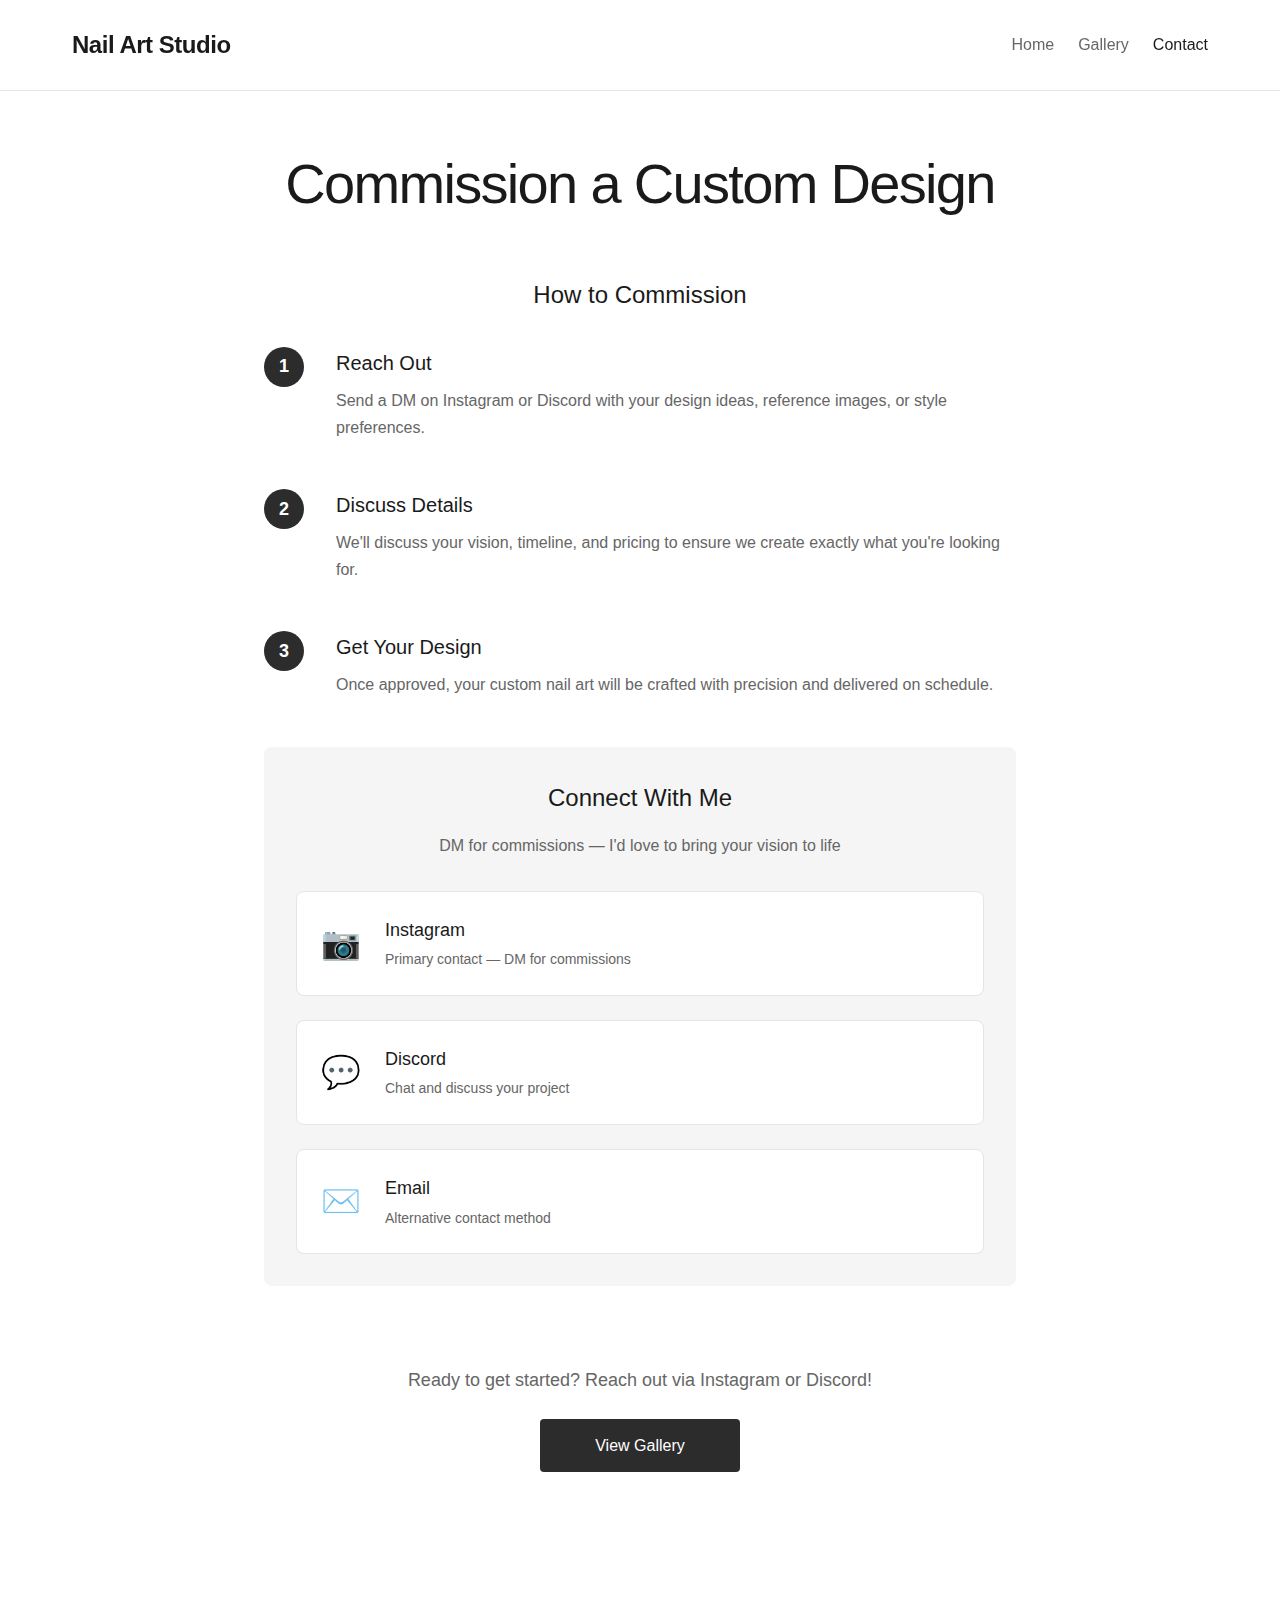
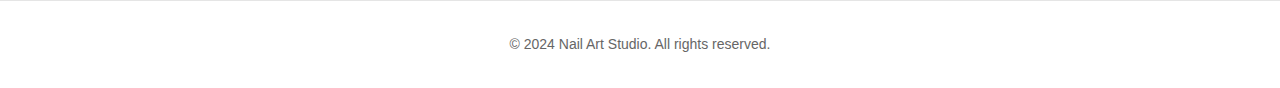
<file: contact.html>
<!DOCTYPE html>
<html lang="en">
<head>
    <meta charset="UTF-8">
    <meta name="viewport" content="width=device-width, initial-scale=1.0">
    <meta name="description" content="Get in touch for custom nail art commissions">
    <title>Contact | Nail Art Studio</title>
    <link rel="stylesheet" href="styles.css">
</head>
<body>
    <!-- Navigation -->
    <nav class="nav">
        <div class="nav-container">
            <a href="index.html" class="nav-logo">Nail Art Studio</a>
            <div class="nav-links">
                <a href="index.html" class="nav-link">Home</a>
                <a href="gallery.html" class="nav-link">Gallery</a>
                <a href="contact.html" class="nav-link active">Contact</a>
            </div>
        </div>
    </nav>

    <!-- Contact Section -->
    <main class="contact-main">
        <div class="contact-container">
            <h1 class="contact-title">Commission a Custom Design</h1>
            
            <!-- Commission Instructions -->
            <section class="commission-section">
                <h2 class="commission-title">How to Commission</h2>
                <div class="commission-steps">
                    <div class="step">
                        <div class="step-number">1</div>
                        <div class="step-content">
                            <h3>Reach Out</h3>
                            <p>Send a DM on Instagram or Discord with your design ideas, reference images, or style preferences.</p>
                        </div>
                    </div>
                    <div class="step">
                        <div class="step-number">2</div>
                        <div class="step-content">
                            <h3>Discuss Details</h3>
                            <p>We'll discuss your vision, timeline, and pricing to ensure we create exactly what you're looking for.</p>
                        </div>
                    </div>
                    <div class="step">
                        <div class="step-number">3</div>
                        <div class="step-content">
                            <h3>Get Your Design</h3>
                            <p>Once approved, your custom nail art will be crafted with precision and delivered on schedule.</p>
                        </div>
                    </div>
                </div>
            </section>

            <!-- Social Links -->
            <section class="social-section">
                <h2 class="social-title">Connect With Me</h2>
                <p class="social-subtitle">DM for commissions — I'd love to bring your vision to life</p>
                
                <div class="social-links">
                    <!-- Primary: Instagram -->
                    <a href="https://instagram.com/yourusername" target="_blank" rel="noopener noreferrer" class="social-link social-instagram">
                        <span class="social-icon">📷</span>
                        <span class="social-text">
                            <strong>Instagram</strong>
                            <small>Primary contact — DM for commissions</small>
                        </span>
                    </a>
                    
                    <!-- Secondary: Discord -->
                    <a href="https://discord.gg/yourinvite" target="_blank" rel="noopener noreferrer" class="social-link social-discord">
                        <span class="social-icon">💬</span>
                        <span class="social-text">
                            <strong>Discord</strong>
                            <small>Chat and discuss your project</small>
                        </span>
                    </a>
                    
                    <!-- Optional: Email -->
                    <a href="mailto:your.email@example.com" class="social-link social-email">
                        <span class="social-icon">✉️</span>
                        <span class="social-text">
                            <strong>Email</strong>
                            <small>Alternative contact method</small>
                        </span>
                    </a>
                </div>
            </section>

            <!-- CTA Section -->
            <section class="cta-section">
                <p class="cta-text">Ready to get started? Reach out via Instagram or Discord!</p>
                <a href="gallery.html" class="btn btn-primary">View Gallery</a>
            </section>
        </div>
    </main>

    <!-- Footer -->
    <footer class="footer">
        <p>&copy; 2024 Nail Art Studio. All rights reserved.</p>
    </footer>
</body>
</html>
</file>
<file: styles.css>
/* ============================================
   Mobile-First Minimal Nail Art Website
   ============================================ */

/* Reset & Base Styles */
* {
    margin: 0;
    padding: 0;
    box-sizing: border-box;
}

:root {
    /* Color Palette - Neutral, High-End */
    --color-bg: #ffffff;
    --color-text: #1a1a1a;
    --color-text-light: #666666;
    --color-accent: #2c2c2c;
    --color-border: #e5e5e5;
    --color-hover: #f5f5f5;
    
    /* Spacing */
    --spacing-xs: 0.5rem;
    --spacing-sm: 1rem;
    --spacing-md: 1.5rem;
    --spacing-lg: 2rem;
    --spacing-xl: 3rem;
    
    /* Typography */
    --font-family: -apple-system, BlinkMacSystemFont, 'Segoe UI', Roboto, Oxygen, Ubuntu, Cantarell, sans-serif;
    --font-size-base: 16px;
    --line-height: 1.6;
    
    /* Transitions */
    --transition: 0.2s ease;
}

html {
    font-size: var(--font-size-base);
    scroll-behavior: smooth;
}

body {
    font-family: var(--font-family);
    font-size: 1rem;
    line-height: var(--line-height);
    color: var(--color-text);
    background-color: var(--color-bg);
    -webkit-font-smoothing: antialiased;
    -moz-osx-font-smoothing: grayscale;
}

/* ============================================
   Navigation
   ============================================ */

.nav {
    position: sticky;
    top: 0;
    background-color: var(--color-bg);
    border-bottom: 1px solid var(--color-border);
    z-index: 100;
    backdrop-filter: blur(10px);
    background-color: rgba(255, 255, 255, 0.95);
}

.nav-container {
    max-width: 1200px;
    margin: 0 auto;
    padding: var(--spacing-sm) var(--spacing-md);
    display: flex;
    justify-content: space-between;
    align-items: center;
}

.nav-logo {
    font-size: 1.25rem;
    font-weight: 600;
    color: var(--color-text);
    text-decoration: none;
    letter-spacing: -0.02em;
}

.nav-links {
    display: flex;
    gap: var(--spacing-md);
}

.nav-link {
    color: var(--color-text-light);
    text-decoration: none;
    font-size: 0.9375rem;
    transition: color var(--transition);
    padding: var(--spacing-xs) 0;
}

.nav-link:hover,
.nav-link.active {
    color: var(--color-text);
}

/* ============================================
   Hero Section (Home Page)
   ============================================ */

.hero {
    min-height: calc(100vh - 80px);
    display: flex;
    align-items: center;
    justify-content: center;
    padding: var(--spacing-xl) var(--spacing-md);
    text-align: center;
}

.hero-content {
    max-width: 800px;
    width: 100%;
}

.hero-title {
    font-size: 2.5rem;
    font-weight: 300;
    letter-spacing: -0.03em;
    margin-bottom: var(--spacing-sm);
    line-height: 1.2;
}

.hero-tagline {
    font-size: 1.125rem;
    color: var(--color-text-light);
    margin-bottom: var(--spacing-xl);
    font-weight: 300;
}

.hero-featured {
    display: grid;
    grid-template-columns: repeat(auto-fit, minmax(150px, 1fr));
    gap: var(--spacing-md);
    margin-bottom: var(--spacing-xl);
    max-width: 600px;
    margin-left: auto;
    margin-right: auto;
}

.featured-item {
    aspect-ratio: 3 / 4;
    overflow: hidden;
    border-radius: 4px;
    background-color: var(--color-hover);
}

.featured-item img {
    width: 100%;
    height: 100%;
    object-fit: cover;
    display: block;
}

.hero-cta {
    display: flex;
    flex-direction: column;
    gap: var(--spacing-sm);
    align-items: center;
}

/* ============================================
   Buttons
   ============================================ */

.btn {
    display: inline-block;
    padding: 0.875rem 2rem;
    text-decoration: none;
    font-size: 1rem;
    font-weight: 500;
    border-radius: 4px;
    transition: all var(--transition);
    cursor: pointer;
    border: none;
    min-width: 200px;
    text-align: center;
}

.btn-primary {
    background-color: var(--color-accent);
    color: var(--color-bg);
}

.btn-primary:hover {
    background-color: var(--color-text);
    transform: translateY(-1px);
}

.btn-secondary {
    background-color: transparent;
    color: var(--color-text);
    border: 1px solid var(--color-border);
}

.btn-secondary:hover {
    background-color: var(--color-hover);
    border-color: var(--color-text);
}

/* ============================================
   Gallery Page
   ============================================ */

.gallery-main {
    padding: var(--spacing-xl) var(--spacing-md);
    max-width: 1200px;
    margin: 0 auto;
}

.gallery-header {
    text-align: center;
    margin-bottom: var(--spacing-xl);
}

.gallery-title {
    font-size: 2.5rem;
    font-weight: 300;
    letter-spacing: -0.03em;
    margin-bottom: var(--spacing-sm);
}

.gallery-subtitle {
    font-size: 1.125rem;
    color: var(--color-text-light);
    font-weight: 300;
}

.gallery-grid {
    display: grid;
    grid-template-columns: 1fr;
    gap: var(--spacing-md);
}

.gallery-item {
    aspect-ratio: 3 / 4;
    overflow: hidden;
    border-radius: 4px;
    background-color: var(--color-hover);
    cursor: pointer;
    position: relative;
}

.gallery-item img {
    width: 100%;
    height: 100%;
    object-fit: cover;
    display: block;
    transition: transform 0.3s ease;
}

/* Hover zoom on desktop */
@media (hover: hover) and (pointer: fine) {
    .gallery-item:hover img {
        transform: scale(1.05);
    }
}

/* ============================================
   Modal (Fullscreen Image Viewer)
   ============================================ */

.modal {
    display: none;
    position: fixed;
    z-index: 1000;
    left: 0;
    top: 0;
    width: 100%;
    height: 100%;
    background-color: rgba(0, 0, 0, 0.95);
    backdrop-filter: blur(5px);
}

.modal.active {
    display: flex;
    align-items: center;
    justify-content: center;
}

.modal-content {
    max-width: 90%;
    max-height: 90%;
    object-fit: contain;
    border-radius: 4px;
}

.modal-close {
    position: absolute;
    top: var(--spacing-md);
    right: var(--spacing-md);
    color: var(--color-bg);
    font-size: 2.5rem;
    font-weight: 300;
    cursor: pointer;
    line-height: 1;
    z-index: 1001;
    width: 44px;
    height: 44px;
    display: flex;
    align-items: center;
    justify-content: center;
    border-radius: 50%;
    transition: background-color var(--transition);
}

.modal-close:hover {
    background-color: rgba(255, 255, 255, 0.1);
}

.modal-nav {
    position: absolute;
    width: 100%;
    height: 100%;
    display: flex;
    align-items: center;
    justify-content: space-between;
    pointer-events: none;
}

.modal-prev,
.modal-next {
    pointer-events: all;
    background-color: rgba(255, 255, 255, 0.1);
    border: none;
    color: var(--color-bg);
    font-size: 2rem;
    padding: var(--spacing-md);
    cursor: pointer;
    border-radius: 4px;
    margin: 0 var(--spacing-md);
    transition: background-color var(--transition);
    min-width: 44px;
    min-height: 44px;
    display: flex;
    align-items: center;
    justify-content: center;
}

.modal-prev:hover,
.modal-next:hover {
    background-color: rgba(255, 255, 255, 0.2);
}

/* ============================================
   Contact Page
   ============================================ */

.contact-main {
    padding: var(--spacing-xl) var(--spacing-md);
    max-width: 800px;
    margin: 0 auto;
}

.contact-container {
    width: 100%;
}

.contact-title {
    font-size: 2.5rem;
    font-weight: 300;
    letter-spacing: -0.03em;
    text-align: center;
    margin-bottom: var(--spacing-xl);
}

.commission-section {
    margin-bottom: var(--spacing-xl);
}

.commission-title {
    font-size: 1.5rem;
    font-weight: 400;
    margin-bottom: var(--spacing-lg);
    text-align: center;
}

.commission-steps {
    display: flex;
    flex-direction: column;
    gap: var(--spacing-lg);
}

.step {
    display: flex;
    gap: var(--spacing-md);
    align-items: flex-start;
}

.step-number {
    flex-shrink: 0;
    width: 2.5rem;
    height: 2.5rem;
    border-radius: 50%;
    background-color: var(--color-accent);
    color: var(--color-bg);
    display: flex;
    align-items: center;
    justify-content: center;
    font-weight: 600;
    font-size: 1.125rem;
}

.step-content h3 {
    font-size: 1.25rem;
    font-weight: 500;
    margin-bottom: var(--spacing-xs);
}

.step-content p {
    color: var(--color-text-light);
    line-height: 1.7;
}

.social-section {
    margin-bottom: var(--spacing-xl);
    padding: var(--spacing-lg);
    background-color: var(--color-hover);
    border-radius: 8px;
}

.social-title {
    font-size: 1.5rem;
    font-weight: 400;
    margin-bottom: var(--spacing-sm);
    text-align: center;
}

.social-subtitle {
    text-align: center;
    color: var(--color-text-light);
    margin-bottom: var(--spacing-lg);
    font-size: 1rem;
}

.social-links {
    display: flex;
    flex-direction: column;
    gap: var(--spacing-md);
}

.social-link {
    display: flex;
    align-items: center;
    gap: var(--spacing-md);
    padding: var(--spacing-md);
    background-color: var(--color-bg);
    border-radius: 8px;
    text-decoration: none;
    color: var(--color-text);
    transition: transform var(--transition), box-shadow var(--transition);
    border: 1px solid var(--color-border);
}

.social-link:hover {
    transform: translateY(-2px);
    box-shadow: 0 4px 12px rgba(0, 0, 0, 0.1);
}

.social-icon {
    font-size: 2rem;
    flex-shrink: 0;
}

.social-text {
    display: flex;
    flex-direction: column;
    gap: 0.25rem;
}

.social-text strong {
    font-size: 1.125rem;
    font-weight: 500;
}

.social-text small {
    font-size: 0.875rem;
    color: var(--color-text-light);
}

.cta-section {
    text-align: center;
    padding: var(--spacing-lg) 0;
}

.cta-text {
    font-size: 1.125rem;
    color: var(--color-text-light);
    margin-bottom: var(--spacing-md);
}

/* ============================================
   Footer
   ============================================ */

.footer {
    text-align: center;
    padding: var(--spacing-lg) var(--spacing-md);
    color: var(--color-text-light);
    font-size: 0.875rem;
    border-top: 1px solid var(--color-border);
    margin-top: var(--spacing-xl);
}

/* ============================================
   Tablet & Desktop Breakpoints
   ============================================ */

@media (min-width: 768px) {
    .hero-title {
        font-size: 3.5rem;
    }
    
    .hero-tagline {
        font-size: 1.25rem;
    }
    
    .hero-featured {
        grid-template-columns: repeat(3, 1fr);
        max-width: 900px;
    }
    
    .hero-cta {
        flex-direction: row;
        justify-content: center;
    }
    
    .gallery-grid {
        grid-template-columns: repeat(2, 1fr);
    }
    
    .gallery-title {
        font-size: 3.5rem;
    }
    
    .contact-title {
        font-size: 3.5rem;
    }
    
    .commission-steps {
        gap: var(--spacing-xl);
    }
    
    .step {
        gap: var(--spacing-lg);
    }
}

@media (min-width: 1024px) {
    .gallery-grid {
        grid-template-columns: repeat(3, 1fr);
    }
    
    .nav-container {
        padding: var(--spacing-md) var(--spacing-lg);
    }
    
    .nav-logo {
        font-size: 1.5rem;
    }
    
    .nav-link {
        font-size: 1rem;
    }
}

/* ============================================
   Accessibility & Performance
   ============================================ */

/* Focus states for keyboard navigation */
a:focus,
button:focus {
    outline: 2px solid var(--color-accent);
    outline-offset: 2px;
}

/* Reduce motion for users who prefer it */
@media (prefers-reduced-motion: reduce) {
    * {
        animation-duration: 0.01ms !important;
        animation-iteration-count: 1 !important;
        transition-duration: 0.01ms !important;
    }
}

/* Ensure images don't cause layout shift */
img {
    max-width: 100%;
    height: auto;
}

/* Loading state for images */
img[loading="lazy"] {
    opacity: 0;
    transition: opacity 0.3s;
}

img[loading="lazy"].loaded {
    opacity: 1;
}

/* ============================================
   E-Business Card Page (card.html)
   ============================================ */

.card-page {
    background-color: #E8D5E8; /* Light purple background */
    min-height: 100vh;
    display: flex;
    align-items: center;
    justify-content: center;
    padding: var(--spacing-md);
}

.card-container {
    width: 100%;
    max-width: 400px;
    background-color: #E8D5E8;
    border-radius: 16px;
    padding: var(--spacing-md);
    display: flex;
    flex-direction: column;
    gap: var(--spacing-md);
    position: relative;
}

/* Top: Website Domain Name Header */
.card-header {
    background-color: #ffffff;
    border-radius: 12px;
    padding: var(--spacing-sm) var(--spacing-md);
    text-align: center;
    width: 100%;
}

.card-domain {
    font-size: 0.9375rem;
    color: var(--color-text);
    font-weight: 400;
    margin: 0;
}

/* Center: QR Code Section */
.card-qr-section {
    width: 100%;
    display: flex;
    justify-content: center;
    align-items: center;
    flex: 1;
    min-height: 300px;
}

.card-qr-frame {
    background-color: #ffffff;
    border: 3px solid #FF69B4; /* Bright pink border */
    border-radius: 16px;
    padding: var(--spacing-lg);
    width: 100%;
    max-width: 320px;
    display: flex;
    align-items: center;
    justify-content: center;
    aspect-ratio: 1;
}

.qr-code-placeholder {
    display: flex;
    flex-direction: column;
    align-items: center;
    justify-content: center;
    gap: var(--spacing-sm);
    width: 100%;
}

.qr-code-placeholder svg {
    width: 100%;
    max-width: 200px;
    height: auto;
}

.qr-label {
    font-size: 1rem;
    color: var(--color-text);
    margin: 0;
    font-weight: 400;
}

/* Instagram Profile Section */
.card-instagram-section {
    width: 100%;
    margin: var(--spacing-sm) 0;
}

.instagram-embed-container {
    width: 100%;
}

.instagram-profile-link {
    text-decoration: none;
    color: inherit;
    display: block;
}

.instagram-preview {
    background-color: #ffffff;
    border-radius: 12px;
    padding: var(--spacing-md);
    transition: transform var(--transition), box-shadow var(--transition);
}

.instagram-preview:hover {
    transform: translateY(-2px);
    box-shadow: 0 4px 12px rgba(0, 0, 0, 0.1);
}

.instagram-header {
    display: flex;
    align-items: center;
    gap: var(--spacing-sm);
    margin-bottom: var(--spacing-sm);
}

.instagram-avatar {
    width: 60px;
    height: 60px;
    border-radius: 50%;
    overflow: hidden;
    flex-shrink: 0;
    border: 2px solid var(--color-border);
}

.instagram-avatar img {
    width: 100%;
    height: 100%;
    object-fit: cover;
}

.instagram-info {
    flex: 1;
    min-width: 0;
}

.instagram-username {
    display: flex;
    align-items: center;
    gap: 0.5rem;
    font-weight: 600;
    font-size: 1rem;
    color: var(--color-text);
    margin-bottom: 0.25rem;
}

.verified-badge {
    color: #0095F6;
    font-size: 0.875rem;
}

.instagram-name {
    font-size: 0.875rem;
    color: var(--color-text-light);
}

.instagram-stats {
    display: flex;
    gap: var(--spacing-md);
    margin: var(--spacing-sm) 0;
    font-size: 0.875rem;
    color: var(--color-text);
}

.instagram-bio {
    font-size: 0.875rem;
    color: var(--color-text-light);
    line-height: 1.5;
    margin: var(--spacing-sm) 0;
}

.instagram-link-preview {
    margin-top: var(--spacing-sm);
    font-size: 0.875rem;
    color: #0095F6;
    font-weight: 500;
}

/* Bottom: Social Media Buttons */
.card-social-buttons {
    display: flex;
    gap: var(--spacing-sm);
    width: 100%;
    justify-content: space-between;
}

.social-button {
    flex: 1;
    background-color: #B8E6FF; /* Light blue background */
    border-radius: 12px;
    padding: var(--spacing-md);
    text-decoration: none;
    color: var(--color-text);
    display: flex;
    flex-direction: column;
    align-items: center;
    gap: var(--spacing-xs);
    transition: transform var(--transition), background-color var(--transition);
    min-height: 100px;
    justify-content: center;
}

.social-button:hover {
    transform: translateY(-2px);
    background-color: #A8D6EF;
}

.social-button-icon {
    width: 100%;
    display: flex;
    justify-content: center;
    align-items: center;
    flex: 1;
}

.social-button-circle {
    width: 50px;
    height: 50px;
    border-radius: 50%;
    background-color: #FF69B4; /* Pink circle */
    flex-shrink: 0;
}

.social-button-text {
    font-size: 0.875rem;
    font-weight: 500;
    color: var(--color-text);
    text-align: center;
}

/* Card Page Responsive Adjustments */
@media (min-width: 768px) {
    .card-container {
        max-width: 450px;
        padding: var(--spacing-lg);
    }
    
    .card-qr-frame {
        max-width: 360px;
    }
    
    .social-button {
        min-height: 120px;
    }
    
    .social-button-circle {
        width: 60px;
        height: 60px;
    }
}

/* Ensure card page doesn't show navigation/footer */
.card-page .nav,
.card-page .footer {
    display: none;
}
</file>
